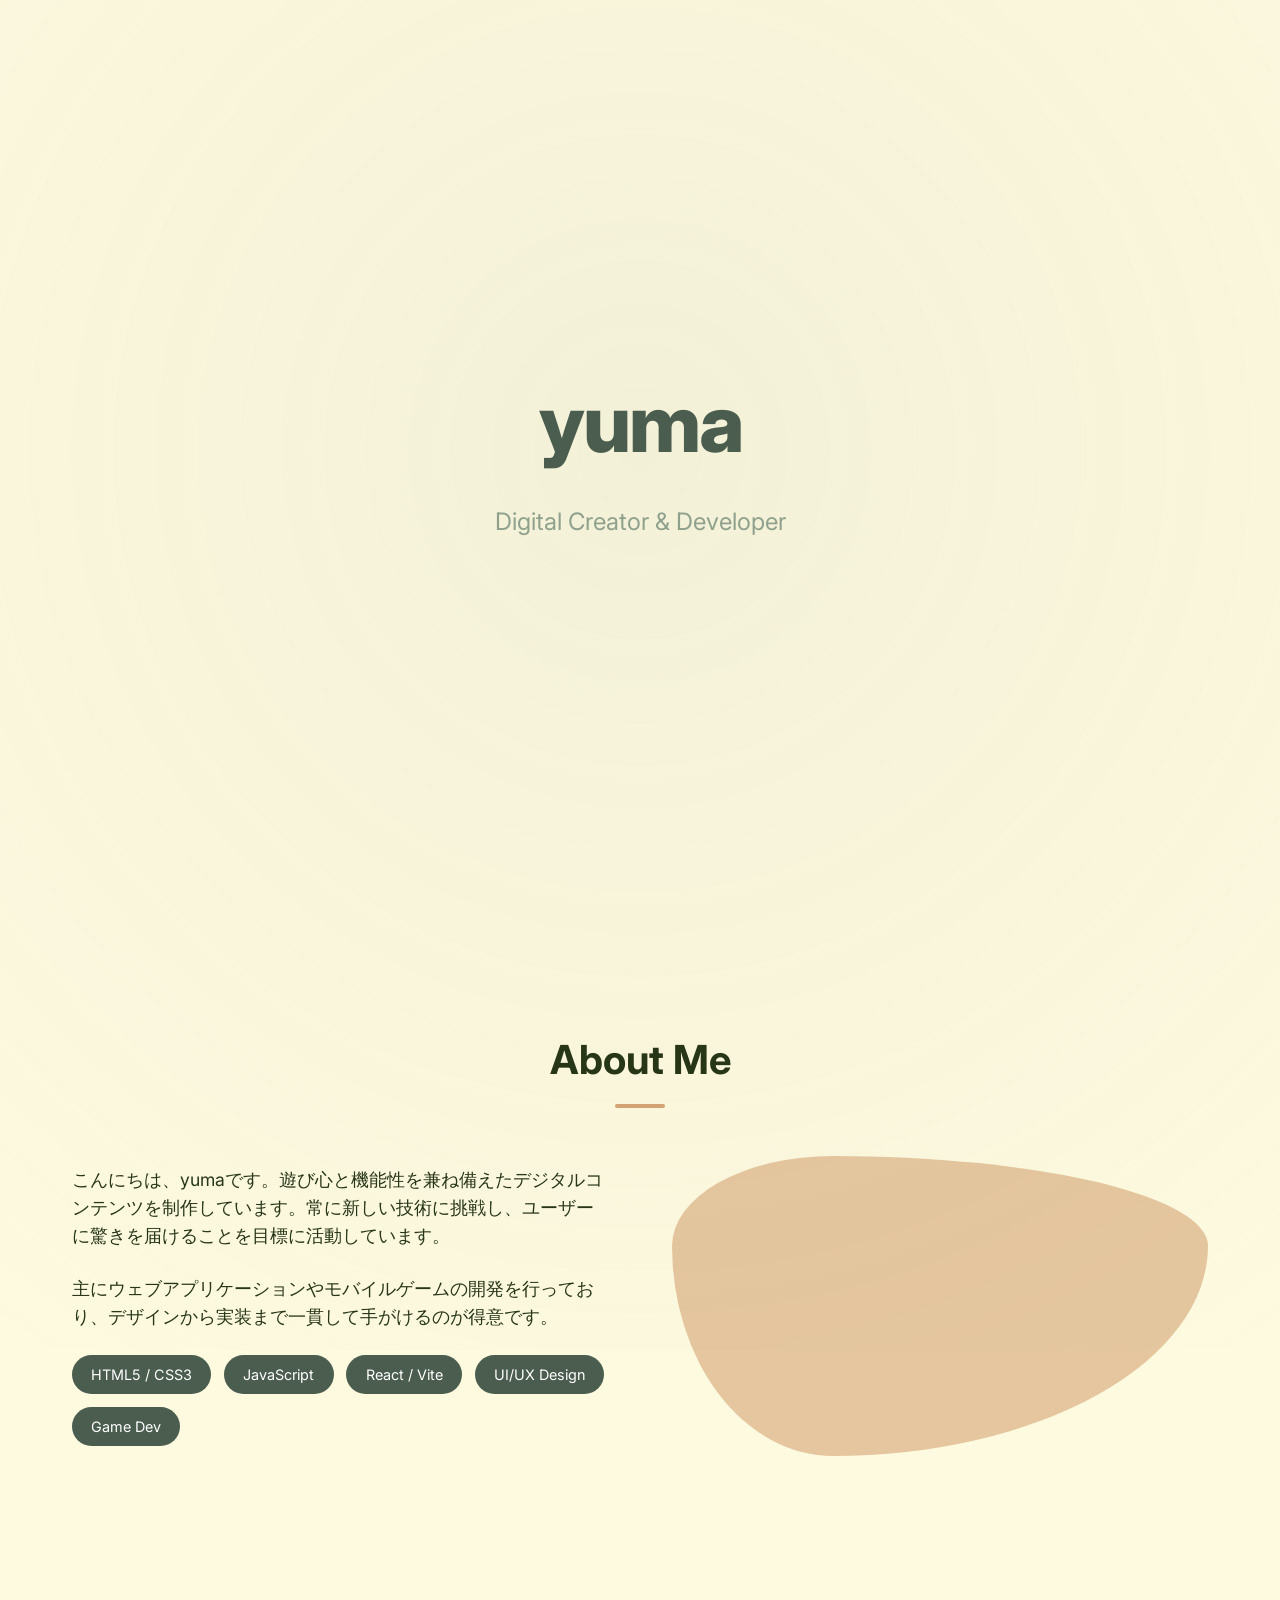
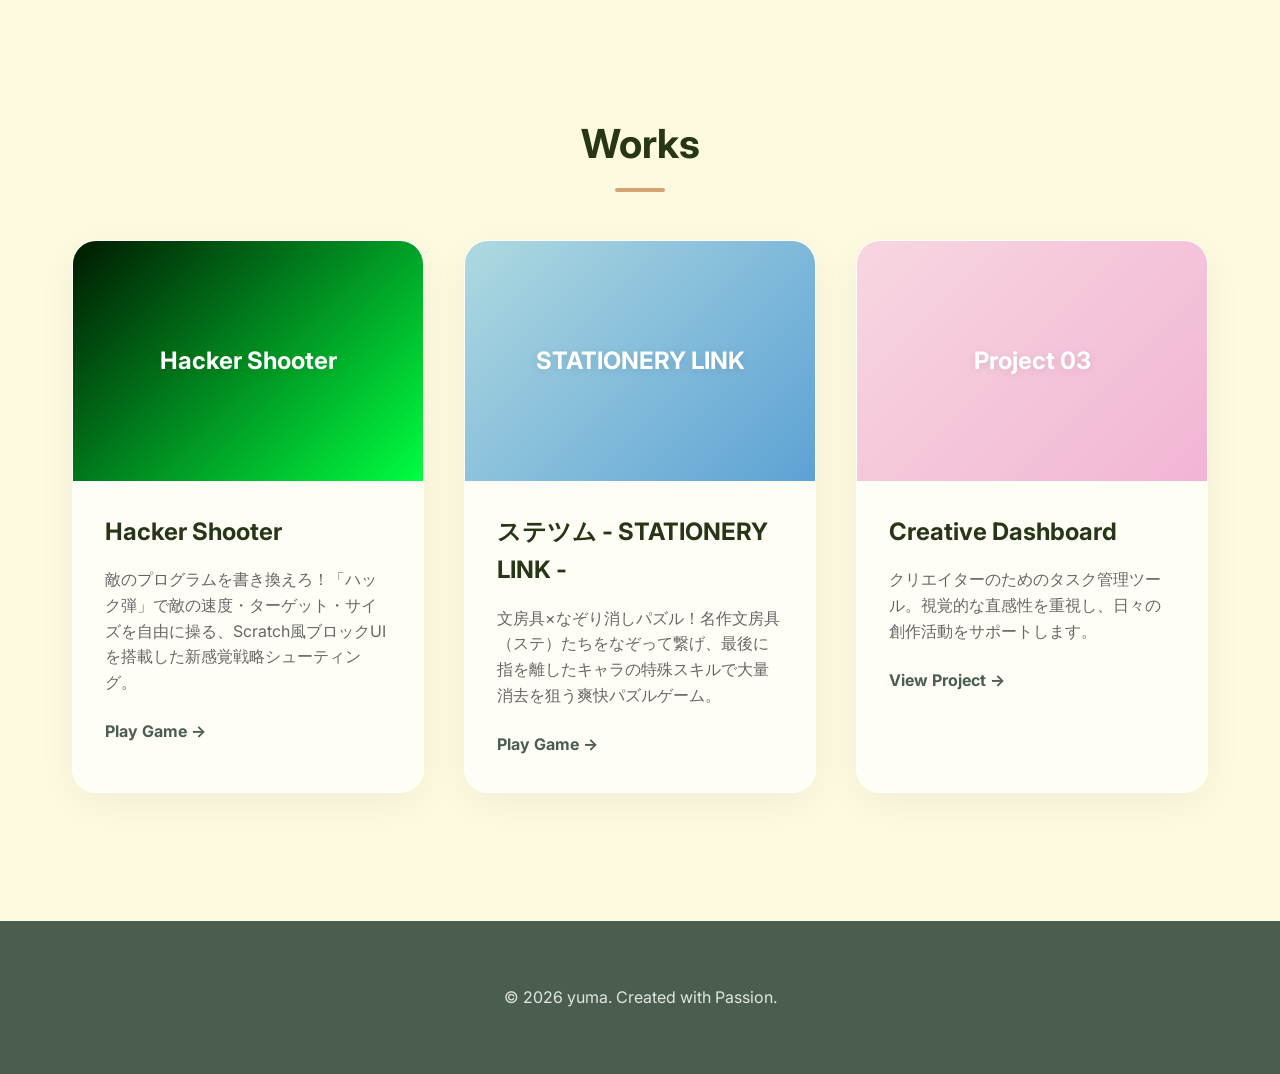
<file: index.html>
<!DOCTYPE html>
<html lang="ja">

<head>
    <meta charset="UTF-8">
    <meta name="viewport" content="width=device-width, initial-scale=1.0">
    <title>yuma Portfolio</title>
    <link rel="stylesheet" href="style.css">
    <!-- Google Fonts -->
    <link rel="preconnect" href="https://fonts.googleapis.com">
    <link rel="preconnect" href="https://fonts.gstatic.com" crossorigin>
    <link
        href="https://fonts.googleapis.com/css2?family=Inter:wght@400;700;800&family=Noto+Sans+JP:wght@400;700&display=swap"
        rel="stylesheet">
</head>

<body>
    <header>
        <div class="hero-content">
            <h1>yuma</h1>
            <p>Digital Creator & Developer</p>
        </div>
    </header>

    <section id="about">
        <h2>About Me</h2>
        <div class="about-grid">
            <div class="about-text">
                <p>こんにちは、yumaです。遊び心と機能性を兼ね備えたデジタルコンテンツを制作しています。常に新しい技術に挑戦し、ユーザーに驚きを届けることを目標に活動しています。</p>
                <p>主にウェブアプリケーションやモバイルゲームの開発を行っており、デザインから実装まで一貫して手がけるのが得意です。</p>
                <div class="skills">
                    <span class="skill-tag">HTML5 / CSS3</span>
                    <span class="skill-tag">JavaScript</span>
                    <span class="skill-tag">React / Vite</span>
                    <span class="skill-tag">UI/UX Design</span>
                    <span class="skill-tag">Game Dev</span>
                </div>
            </div>
            <!-- イメージ用の領域（CSSで装飾） -->
            <div class="about-visual"
                style="background: var(--accent-color); border-radius: 30% 70% 70% 30% / 30% 30% 70% 70%; height: 300px; opacity: 0.6;">
            </div>
        </div>
    </section>

    <section id="works">
        <h2>Works</h2>
        <div class="work-grid">
            <!-- 作品1: Hacker Shooter -->
            <article class="work-card">
                <div class="work-thumb" style="background: linear-gradient(135deg, #001a00, #00ff41);">Hacker Shooter
                </div>
                <div class="work-info">
                    <h3>Hacker Shooter</h3>
                    <p>敵のプログラムを書き換えろ！「ハック弾」で敵の速度・ターゲット・サイズを自由に操る、Scratch風ブロックUIを搭載した新感覚戦略シューティング。</p>
                    <a href="shooting-game/game.html" class="work-link">Play Game →</a>
                </div>
            </article>

            <!-- 作品2: ステツム -->
            <article class="work-card">
                <div class="work-thumb" style="background: linear-gradient(135deg, #aed9e0, #5da2d5);">STATIONERY LINK</div>
                <div class="work-info">
                    <h3>ステツム - STATIONERY LINK -</h3>
                    <p>文房具×なぞり消しパズル！名作文房具（ステ）たちをなぞって繋げ、最後に指を離したキャラの特殊スキルで大量消去を狙う爽快パズルゲーム。</p>
                    <a href="stationery-link/index.html" class="work-link">Play Game →</a>
                </div>
            </article>

            <!-- 作品3 -->
            <article class="work-card">
                <div class="work-thumb" style="background: linear-gradient(135deg, #f7d6e0, #f2b5d4);">Project 03</div>
                <div class="work-info">
                    <h3>Creative Dashboard</h3>
                    <p>クリエイターのためのタスク管理ツール。視覚的な直感性を重視し、日々の創作活動をサポートします。</p>
                    <a href="#" class="work-link">View Project →</a>
                </div>
            </article>
        </div>
    </section>

    <footer>
        <p>&copy; 2026 yuma. Created with Passion.</p>
    </footer>

    <script src="main.js"></script>
</body>

</html>
</file>
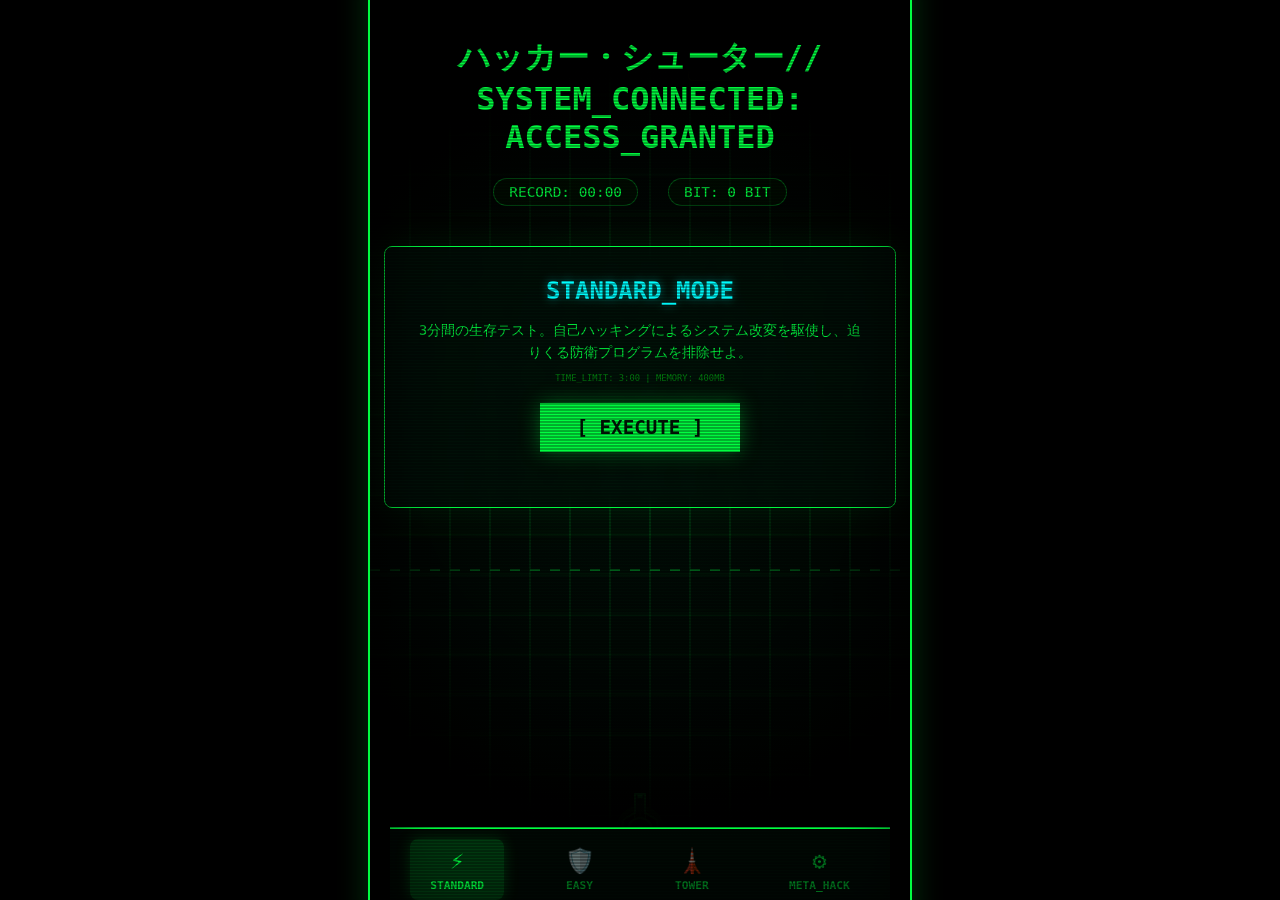
<file: shooting-game/game.html>
<!DOCTYPE html>
<html lang="ja">

<head>
    <meta charset="UTF-8">
    <meta name="viewport" content="width=device-width, initial-scale=1.0, maximum-scale=1.0, user-scalable=no">
    <title>HACKER_SHOOTER // ROOT_ACCESS</title>
    <link rel="stylesheet" href="game.css">
</head>

<body>
    <div id="game-container">
        <!-- BACKGROUND DECOR (TERMINAL LOGS) -->
        <div id="terminal-bg"
            style="position:absolute; top:0; left:0; width:100%; height:100%; opacity:0.1; font-size:10px; pointer-events:none;">
        </div>

        <canvas id="gameCanvas"></canvas>

        <!-- HUD -->
        <div id="side-hud" class="hidden">
            <div class="stats-panel">
                <div>機体完全性 [INTEGRITY]</div>
                <div id="hp-container">
                    <div id="hp-bar"></div>
                </div>
                <div style="margin-top:10px;">稼働時間: <span id="score-count">00:00</span></div>
            </div>

            <!-- 進捗バー -->
            <div class="stats-panel" style="width:150px; text-align:center;">
                <div style="font-size:0.6rem; color:#aaa;">目的地までの距離</div>
                <div id="goal-container"
                    style="width:100%; height:8px; background:#111; border:1px solid #444; margin-top:4px; position:relative; overflow:hidden;">
                    <div id="goal-bar"
                        style="height:100%; background:linear-gradient(90deg, #00ff41, #0ff); width:0%; transition:0.1s;">
                    </div>
                </div>
                <div id="goal-text" style="font-size:0.5rem; margin-top:2px; color:#00ff41;">0% 到着</div>
            </div>

            <div class="stats-panel" style="text-align:right; width:130px;">
                <div style="font-size:0.7rem;">HACK (Compile) <span id="hack-percentage" style="color:#0ff;">0%</span>
                </div>
                <div id="hack-container" style="width:100%; height:6px; background:#002222; margin-top:2px;">
                    <div id="hack-bar" style="height:100%; background:#0ff; width:0%; transition:0.3s;"></div>
                </div>
            </div>

            <!-- ビット数 -->
            <div class="stats-panel" style="width:100px; text-align:right;">
                <div style="color: #00ff41; font-size: 0.6rem;">BITS</div>
                <div id="bit-count" style="font-size: 1.2rem; font-family: 'Courier New', monospace;">0</div>
            </div>
        </div>

        <!-- RIGHT HUD (ENERGY & SUB-MODE) -->
        <div id="right-hud" style="position:absolute; top:20px; right:20px; z-index:100; text-align:right;">
            <div class="stats-panel"
                style="width:180px; background:rgba(0,20,10,0.8); border:1px solid #ffdd00; padding:10px;">
                <div style="font-size:0.7rem; color:#ffdd00; margin-bottom:5px; font-weight:bold;">ENERGY (Summon)</div>
                <div id="energy-container"
                    style="width:100%; height:12px; background:#111; border:1px solid #444; overflow:hidden;">
                    <div id="energy-bar"
                        style="height:100%; background:linear-gradient(90deg, #ffaa00, #ffff00); width:0%; transition:0.2s;">
                    </div>
                </div>
                <div id="subship-mode-display" style="margin-top:8px; font-size:0.7rem;">
                    SUB_SUMMON: <span id="subship-mode-text" style="color:#0f4; font-weight:bold;">AUTO</span>
                </div>
                <div style="font-size:0.55rem; color:#888; margin-top:4px;">[SHIFT] キーでモード切替</div>
            </div>
        </div>

        <!-- BOSS HP BAR (NEW) -->
        <div id="boss-hud" class="hidden"
            style="position:absolute; top:80px; left:50%; transform:translateX(-50%); width:80%; z-index:110; text-align:center;">
            <div id="boss-name" style="font-size:0.7rem; color:#f0f; text-shadow:0 0 5px #f0f; margin-bottom:2px;">
                BOSS_DETECTED: [IDENTITY_UNKNOWN]</div>
            <div id="boss-hp-container"
                style="width:100%; height:10px; background:rgba(255,0,255,0.1); border:1px solid #f0f; position:relative; overflow:hidden;">
                <div id="boss-hp-bar"
                    style="height:100%; background:linear-gradient(90deg, #f0f, #ff00ff); width:100%; transition:0.2s;">
                </div>
            </div>
        </div>

        <!-- NOTIFICATION LOG -->
        <div id="log-container"
            style="position:absolute; bottom:80px; left:10px; width:200px; pointer-events:none; z-index:40;"></div>

        <!-- TOWER SKILL HUD -->
        <div id="tower-skill-hud" class="hidden"
            style="position: absolute; bottom: 120px; right: 20px; text-align: right; pointer-events: none; z-index: 30;">
            <div style="font-size: 0.6rem; color: #00ff41;">[ ACTIVE SKILL (KEY: S) ]</div>
            <div id="tower-skill-name"
                style="font-size: 1.2rem; color: #fff; font-weight: bold; text-shadow: 0 0 5px #fff;">NO SKILL</div>
            <div id="tower-skill-cooldown-container"
                style="width: 150px; height: 6px; background: rgba(0, 255, 65, 0.2); margin-top: 5px; float: right; border: 1px solid #00ff41;">
                <div id="tower-skill-cooldown-bar"
                    style="width: 100%; height: 100%; background: #00ff41; transition: 0.1s;"></div>
            </div>
        </div>

        <!-- HOME SCREEN -->
        <div id="home-screen" class="overlay">
            <div id="home-main-content">
                <h1 id="title-logo">ハッカー・シューター<span>// SYSTEM_CONNECTED: ACCESS_GRANTED</span></h1>

                <div class="stats-overview">
                    <div id="best-time">RECORD: <span id="best-value">00:00</span></div>
                    <div class="bit-count-display">BIT: <span id="home-bit-count">0</span> BIT</div>
                </div>

                <div id="mode-selection-panel">
                    <div id="mode-info-display">
                        <div id="selected-mode-title">SELECT_MODE</div>
                        <div id="selected-mode-desc">下のメニューからモードを選択してください。</div>
                        <div id="selected-mode-meta"
                            style="font-size: 0.55rem; color: #008f11; margin-top: 10px; font-family: monospace;"></div>
                    </div>

                    <button id="execute-start-btn" class="btn-primary hidden"
                        style="margin-top:20px; width:200px; background:#00ff41; color:#000; font-weight:bold; font-size:1.2rem; box-shadow:0 0 20px rgba(0,255,65,0.4);">[
                        EXECUTE ]</button>
                </div>
            </div>

            <div id="bottom-nav">
                <div class="nav-item active" data-mode="normal">
                    <div class="nav-icon">⚡</div>
                    <div class="nav-label">STANDARD</div>
                </div>
                <div class="nav-item" data-mode="easy">
                    <div class="nav-icon">🛡️</div>
                    <div class="nav-label">EASY</div>
                </div>
                <div class="nav-item" data-mode="tower">
                    <div class="nav-icon">🗼</div>
                    <div class="nav-label">TOWER</div>
                </div>
                <div class="nav-item" data-mode="metahack">
                    <div class="nav-icon">⚙️</div>
                    <div class="nav-label">META_HACK</div>
                </div>
            </div>
        </div>

        <!-- MODALS -->
        <div id="char-menu" class="modal hidden">
            <div class="modal-header">システム構成設定 (コレクション)</div>

            <!-- 現在の編成 (Deck) -->
            <div id="deck-view">
                <h3>現在の編成 (<span id="deck-count">0</span>/20)</h3>
                <div id="deck-grid"></div>
            </div>

            <div style="font-size:0.7rem; color:#888; margin-top:10px;">// 使用可能なモジュール一覧</div>
            <div id="collection-grid" class="collection-grid">
                <!-- JSで生成 -->
            </div>
            <div id="item-detail-panel"
                style="margin-top:15px; padding:10px; background:rgba(0,255,65,0.05); border:1px solid #00ff41; border-radius:4px; min-height:50px;">
                <div id="detail-title" style="color:#00ff41; font-weight:bold; font-size:0.8rem;">BLOCK_DETAILS</div>
                <div id="detail-desc" style="color:#aaa; font-size:0.65rem; margin-top:4px;">モジュールを選択すると詳細が表示されます</div>
            </div>
            <button class="close-modal" style="margin-top:10px;">戻る [RETURN]</button>
        </div>

        <div id="shop-menu" class="modal hidden">
            <div class="modal-header">兵装アップグレード (ガチャ)</div>
            <div style="text-align:center; padding: 20px;">
                <p style="font-size:0.9rem; margin-bottom: 20px;">// 通信プロトコル確立。アーカイブからランダムなモジュールを復元します。</p>
                <div id="gacha-result-area"
                    style="height: 100px; display: flex; align-items:center; justify-content:center; border: 1px dashed #00ff41; margin-bottom: 20px;">
                    <span style="color: #444;">RESULT_AWAITING...</span>
                </div>
                <button id="pull-gacha-btn"
                    style="background: #00ff41; color: #000; font-weight: bold; width: 200px; padding: 10px; cursor: pointer;">ガチャを引く
                    (100 BIT)</button>
            </div>
            <button class="close-modal">戻る [RETURN]</button>
        </div>

        <!-- HACKING CONSOLE (SCRATCH STYLE SYSTEM) -->
        <div id="hacking-console" class="overlay hidden">
            <div class="scanline"></div><!-- スキャンライン追加 -->
            <div class="console-header">// 通信プロトコル確立: ターゲット[PLAYER_ROOT] // カテゴリを選択してください</div>

            <div style="display: flex; gap: 10px; height: calc(100% - 30px);">
                <!-- 実行スロットエリア (3行のプログラム枠) -->
                <div class="execution-area" style="flex: 1.2;">
                    <div style="display:flex; justify-content:space-between; align-items:center; margin-bottom:5px;">
                        <div style="font-size:0.7rem; color:#fff;">[ プログラム・ワークスペース ]</div>
                        <div id="memory-text" style="font-size:0.55rem; color:#00ff41; font-family:monospace;">MEMORY: 0
                            / 100 MB</div>
                    </div>
                    <div id="memory-bar-container"
                        style="width:100%; height:4px; background:rgba(0,255,65,0.1); margin-bottom:8px; border:1px solid #003300;">
                        <div id="memory-bar-fill"
                            style="width:0%; height:100%; background:#0f0; transition:width 0.3s;"></div>
                    </div>

                    <div id="hacking-workspace" class="palette-scroll"
                        style="display:flex; flex-direction:column; gap:4px; min-height:100px; border:1px solid #003300; background:rgba(0,10,0,0.5); padding:5px;">
                        <!-- Blocks will be stacked here -->
                    </div>
                    <div id="hacking-error-console"
                        style="color:#ff3d00; font-size:0.55rem; height:15px; margin-top:5px; font-weight:bold;"></div>

                    <div style="display:flex; justify-content:space-between; margin-top:20px;">
                        <button id="apply-hack"
                            style="font-size:0.6rem; padding:6px 10px; background:#00ff41; color:#000; width: 60%; font-weight:bold; border-radius:4px;">▶
                            コンパイル ＆ 実行</button>
                        <button id="cancel-hack"
                            style="font-size:0.6rem; padding:6px 10px; border-radius:4px;">切断</button>
                    </div>
                </div>

                <!-- パレットエリア (タブ切り替え制) -->
                <div class="palette-area" style="flex: 2; border: none; background: transparent; padding: 0;">
                    <div class="palette-tabs">
                        <button class="hack-tab active" data-tab="red" onclick="switchTab('red')">RED</button>
                        <button class="hack-tab" data-tab="blue" onclick="switchTab('blue')">BLUE</button>
                        <button class="hack-tab" data-tab="yellow" onclick="switchTab('yellow')">YELLOW</button>
                        <button class="hack-tab" data-tab="green" onclick="switchTab('green')">GREEN</button>
                        <button class="hack-tab" data-tab="purple" onclick="switchTab('purple')">PURPLE</button>
                        <button class="hack-tab" data-tab="white" onclick="switchTab('white')">WHITE</button>
                    </div>
                    <div id="unified-palette" class="palette-column"
                        style="height: calc(100% - 35px); border-radius: 0 0 4px 4px; border-top: none;">
                        <div id="palette-content" class="palette-scroll" style="padding: 5px;"></div>
                    </div>
                </div>
            </div>
        </div>

        <!-- CONTROLS GUIDE -->
        <div id="controls-guide">
            <div><span class="guide-key">マウス</span> 攻撃方向（自動連射）</div>
            <div><span class="guide-key">S</span> 自己ハック (ゲージ最大時)</div>
        </div>

        <!-- GAME OVER -->
        <div id="overlay" class="overlay hidden">
            <h2 style="font-size:2rem; color:#f00;">システム大破</h2>
            <p id="final-score">最終稼働時間: 00:00</p>
            <div class="menu-buttons" style="margin-top:20px;">
                <button id="retry-button">システム再起動</button>
                <button id="back-home-button">セッション終了</button>
            </div>
        </div>

        <!-- GAME CLEAR -->
        <div id="clear-screen" class="overlay hidden">
            <h2 style="font-size:2.5rem; color:#00ff41; text-shadow: 0 0 20px #00ff41;">ミッション完了</h2>
            <p>// 目的地に到達しました。全システム正常です。</p>
            <div id="clear-info" style="margin: 20px 0; font-family: monospace; color: #0ff;">
                到達時間: <span id="clear-time-val">00:00</span>
            </div>
            <div class="menu-buttons">
                <button id="clear-retry-btn">もう一度挑戦</button>
                <button id="clear-home-btn">ホームへ戻る</button>
            </div>
        </div>

        <!-- TOWER FLOOR SELECT -->
        <div id="tower-floor-select" class="overlay hidden">
            <h2 style="color:#f0f; text-shadow:0 0 10px #f0f;">FLOOR_SELECT // <span id="tower-floor-num">F01</span>
            </h2>
            <div style="font-size: 0.8rem; color: #00ff41; margin-bottom: 10px; font-weight: bold;">AVAILABLE BITS:
                <span id="tower-floor-bits">0</span>
            </div>
            <div class="tower-layout">
                <div id="floor-options-container">
                    <!-- JSで生成 -->
                </div>
                <div id="tower-progress-sidebar" class="tower-progress-sidebar">
                    <!-- JSで生成 -->
                </div>
            </div>
            <div id="tower-reroll-container" style="margin-top: 20px;">
                <button id="tower-reroll-btn"
                    style="background: rgba(40, 40, 0, 0.8); border: 2px solid #ffaa00; color: #ffaa00; padding: 10px 20px; font-weight: bold; cursor: pointer; transition: 0.2s; box-shadow: 0 0 10px rgba(255,170,0,0.3);">
                    [ REROLL OPTIONS (-100 BITS) ]
                </button>
            </div>
        </div>

        <!-- OPERATING INSTRUCTIONS (FORMERLY META HACK) -->
        <div id="tower-meta-hack" class="modal hidden">
            <div class="modal-header">操作説明ガイド [OPERATING_INSTRUCTIONS]</div>
            <div style="padding:20px; color:#00ff41; font-family:monospace; line-height:1.6;">
                <div
                    style="border-bottom:1px solid #00ff41; padding-bottom:10px; margin-bottom:15px; font-size:1.1rem; color:#fff;">
                    >> システム制御コマンド
                </div>
                <ul style="list-style:none; padding:0; font-size:0.9rem;">
                    <li><span style="color:#0ff;">[SPACE]</span> : スレッド射出 (最大3接続)</li>
                    <li><span style="color:#0ff;">[S] キー</span> : コンパイル (接続中の敵を一斉爆破)</li>
                    <li><span style="color:#ffdd00;">[SHIFT] キー</span> : 召喚モード切替 (オート / 手動)</li>
                    <li><span style="color:#ffdd00;">[A] キー</span> : サブ機召喚 (手動モード時・EN 50消費)</li>
                    <li><span style="color:#fff;">[C] キー</span> : ハッキングメニュー (強化ブロック装備)</li>
                    <li><span style="color:#888;">[ESC / P]</span> : 一時停止</li>
                </ul>
                <div style="margin-top:20px; font-size:0.75rem; color:#008f11;">
                    ※ 自機は固定砲台です。マウスで狙いを定め、敵からエネルギーを吸い取り、コンパイルで一掃してください。
                </div>
            </div>
            <button class="close-modal" onclick="closeTowerMetaHack()">閉じる [CLOSE]</button>
        </div>

        <!-- TOWER SHOP SCREEN -->
        <div id="tower-shop-screen" class="overlay hidden">
            <h2 style="color:#0ff; text-shadow:0 0 10px #0ff;">REST_SHOP // SYSTEM_RESTORE</h2>
            <div style="font-size: 0.8rem; color: #00ff41; margin-bottom: 20px; font-weight: bold;">AVAILABLE BITS:
                <span id="shop-bits">0</span>
            </div>

            <div id="shop-items-container"
                style="display: flex; gap: 20px; justify-content: center; margin-bottom: 30px; flex-wrap: wrap;">
                <!-- Items generated by JS -->
            </div>

            <button id="shop-leave-btn"
                style="background: rgba(0, 0, 0, 0.8); border: 2px solid #aaa; color: #aaa; padding: 10px 20px; font-weight: bold; cursor: pointer; transition: 0.2s;">
                [ LEAVE SHOP (NEXT FLOOR) ]
            </button>
        </div>

        <!-- MOBILE CONTROLS -->
        <div id="mobile-controls" class="hidden">
            <div id="hack-btn" class="mobile-btn">HACK</div>
        </div>
    </div>
    <script src="game.js"></script>
</body>

</html>
</file>
<file: style.css>
:root {
    --primary-color: #4a5d4e; /* 深緑（ナチュラル） */
    --secondary-color: #8fa18d; /* 薄緑 */
    --accent-color: #d4a373; /* 木の色（アクセント） */
    --bg-color: #fefae0; /* 柔らかな背景色 */
    --text-color: #283618; /* 濃い文字色 */
    --card-bg: rgba(255, 255, 255, 0.7);
    --font-main: 'Inter', -apple-system, BlinkMacSystemFont, 'Segoe UI', Roboto, sans-serif;
}

* {
    margin: 0;
    padding: 0;
    box-sizing: border-box;
}

body {
    background-color: var(--bg-color);
    color: var(--text-color);
    font-family: var(--font-main);
    line-height: 1.6;
    overflow-x: hidden;
}

/* プレミアムな背景装飾 */
body::before {
    content: '';
    position: fixed;
    top: -50%;
    left: -50%;
    width: 200%;
    height: 200%;
    background: radial-gradient(circle, rgba(143, 161, 141, 0.1) 0%, transparent 70%);
    z-index: -1;
    animation: drift 20s linear infinite;
}

@keyframes drift {
    from { transform: rotate(0deg); }
    to { transform: rotate(360deg); }
}

header {
    height: 100vh;
    display: flex;
    flex-direction: column;
    justify-content: center;
    align-items: center;
    text-align: center;
    padding: 2rem;
}

.hero-content h1 {
    font-size: 5rem;
    font-weight: 800;
    letter-spacing: -2px;
    margin-bottom: 1rem;
    color: var(--primary-color);
    opacity: 0;
    transform: translateY(30px);
    animation: fadeUp 1s cubic-bezier(0.23, 1, 0.32, 1) forwards;
}

.hero-content p {
    font-size: 1.5rem;
    color: var(--secondary-color);
    max-width: 600px;
    opacity: 0;
    transform: translateY(30px);
    animation: fadeUp 1s cubic-bezier(0.23, 1, 0.32, 1) 0.2s forwards;
}

@keyframes fadeUp {
    to {
        opacity: 1;
        transform: translateY(0);
    }
}

section {
    padding: 8rem 2rem;
    max-width: 1200px;
    margin: 0 auto;
}

h2 {
    font-size: 2.5rem;
    margin-bottom: 3rem;
    text-align: center;
    position: relative;
    padding-bottom: 1rem;
}

h2::after {
    content: '';
    position: absolute;
    bottom: 0;
    left: 50%;
    transform: translateX(-50%);
    width: 50px;
    height: 4px;
    background: var(--accent-color);
    border-radius: 2px;
}

/* 自己紹介セクション */
.about-grid {
    display: grid;
    grid-template-columns: 1fr 1fr;
    gap: 4rem;
    align-items: center;
}

.about-text p {
    margin-bottom: 1.5rem;
    font-size: 1.1rem;
}

.skills {
    display: flex;
    flex-wrap: wrap;
    gap: 0.8rem;
}

.skill-tag {
    background: var(--primary-color);
    color: white;
    padding: 0.5rem 1.2rem;
    border-radius: 50px;
    font-size: 0.9rem;
    transition: transform 0.3s ease;
}

.skill-tag:hover {
    transform: translateY(-5px);
}

/* 作品集セクション */
.work-grid {
    display: grid;
    grid-template-columns: repeat(auto-fill, minmax(350px, 1fr));
    gap: 2.5rem;
}

.work-card {
    background: var(--card-bg);
    backdrop-filter: blur(10px);
    border: 1px solid rgba(255, 255, 255, 0.3);
    border-radius: 24px;
    overflow: hidden;
    transition: all 0.4s cubic-bezier(0.23, 1, 0.32, 1);
    box-shadow: 0 10px 40px rgba(0,0,0,0.05);
}

.work-card:hover {
    transform: translateY(-10px) scale(1.02);
    box-shadow: 0 20px 60px rgba(0,0,0,0.1);
}

.work-thumb {
    width: 100%;
    height: 240px;
    background: linear-gradient(135deg, var(--secondary-color), var(--accent-color));
    position: relative;
    display: flex;
    justify-content: center;
    align-items: center;
    color: white;
    font-weight: 700;
    font-size: 1.5rem;
    text-shadow: 0 2px 10px rgba(0,0,0,0.1);
}

.work-info {
    padding: 2rem;
}

.work-info h3 {
    margin-bottom: 1rem;
    font-size: 1.5rem;
}

.work-info p {
    color: #666;
    margin-bottom: 1.5rem;
}

.work-link {
    display: inline-block;
    color: var(--primary-color);
    text-decoration: none;
    font-weight: 700;
    border-bottom: 2px solid transparent;
    transition: all 0.3s ease;
}

.work-link:hover {
    border-bottom-color: var(--primary-color);
    padding-right: 5px;
}

footer {
    padding: 4rem 2rem;
    text-align: center;
    background: var(--primary-color);
    color: #e0e7e1;
}

@media (max-width: 768px) {
    .about-grid {
        grid-template-columns: 1fr;
    }
    .hero-content h1 {
        font-size: 3.5rem;
    }
}
</file>
<file: shooting-game/game.css>
body {
    margin: 0;
    padding: 0;
    background-color: #000;
    color: #00ff41;
    font-family: 'Share Tech Mono', monospace;
    display: flex;
    justify-content: center;
    align-items: center;
    min-height: 100vh;
    overflow-x: hidden;
    /* RESPONSIVE CONTAINER (見切れ修正完了版) */
}

#game-container {
    position: relative;
    /* 9:16 Aspect Ratio Container (Portrait) */
    width: 100vw;
    height: 177.78vw; /* (16 / 9 * 100) */
    max-width: 56.25vh; /* (9 / 16 * 100) */
    max-height: 100vh;

    /* Center in screen */
    position: fixed;
    top: 50%;
    left: 50%;
    transform: translate(-50%, -50%);

    max-width: 540px; /* Portrait max width */
    max-height: 960px;

    background: #000;
    /* 背景グリッドエフェクト */
    background-image:
        linear-gradient(rgba(0, 255, 65, 0.05) 1px, transparent 1px),
        linear-gradient(90deg, rgba(0, 255, 65, 0.05) 1px, transparent 1px);
    background-size: 20px 20px;
    border: 2px solid #00ff41;
    box-shadow: 0 0 30px rgba(0, 255, 65, 0.2);
    overflow: hidden;
    display: flex;
    flex-direction: column;
    justify-content: flex-start;
    align-items: center;
}

/* CRT Overlay Effect */
#game-container::after {
    content: " ";
    display: block;
    position: absolute;
    inset: 0;
    background: linear-gradient(rgba(18, 16, 16, 0) 50%, rgba(0, 0, 0, 0.3) 50%);
    background-size: 100% 3px;
    z-index: 200;
    pointer-events: none;
    box-shadow: inset 0 0 80px rgba(0, 0, 0, 0.9);
}

/* 走査線（スキャンライン）エフェクト */
#game-container::before {
    content: " ";
    position: absolute;
    inset: 0;
    background: linear-gradient(rgba(18, 16, 16, 0) 50%, rgba(0, 0, 0, 0.1) 50%),
        linear-gradient(90deg, rgba(255, 0, 0, 0.02), rgba(0, 255, 0, 0.01), rgba(0, 0, 255, 0.02));
    background-size: 100% 2px, 3px 100%;
    pointer-events: none;
    z-index: 1000;
    opacity: 0.3;
}

canvas {
    width: 100%;
    height: 100%;
    object-fit: contain;
    cursor: none;
}

/* UI OVERLAYS */
.overlay {
    position: absolute;
    inset: 0;
    display: flex;
    flex-direction: column;
    justify-content: center;
    align-items: center;
    background: rgba(0, 0, 0, 0.9);
    z-index: 150;
    text-align: center;
    padding: 20px;
}

#home-screen {
    justify-content: flex-start;
    padding-top: 5vh;
    background: radial-gradient(circle at center, rgba(0, 40, 20, 0.4) 0%, #000 70%);
}

#home-main-content {
    flex: 1;
    display: flex;
    flex-direction: column;
    align-items: center;
    width: 100%;
}

.stats-overview {
    display: flex;
    gap: 30px;
    margin-bottom: 40px;
    font-size: 0.9rem;
}

#best-time,
.bit-count-display {
    border: 1px solid rgba(0, 255, 65, 0.3);
    padding: 5px 15px;
    background: rgba(0, 40, 0, 0.2);
    border-radius: 20px;
}

#mode-selection-panel {
    width: 90%;
    max-width: 500px;
    background: rgba(0, 20, 10, 0.6);
    border: 1px solid #00ff41;
    padding: 30px;
    border-radius: 8px;
    backdrop-filter: blur(8px);
    box-shadow: 0 0 40px rgba(0, 255, 65, 0.1);
    min-height: 200px;
    display: flex;
    flex-direction: column;
    align-items: center;
}

#selected-mode-title {
    font-size: 1.5rem;
    font-weight: bold;
    color: #0ff;
    margin-bottom: 15px;
    text-shadow: 0 0 10px rgba(0, 255, 255, 0.5);
}

#selected-mode-desc {
    font-size: 0.85rem;
    line-height: 1.6;
    color: #00ff41;
}

/* BOTTOM NAV */
#bottom-nav {
    width: 100%;
    display: flex;
    justify-content: space-around;
    background: rgba(0, 10, 5, 0.95);
    border-top: 2px solid #00ff41;
    padding: 10px 0;
    backdrop-filter: blur(10px);
}

.nav-item {
    display: flex;
    flex-direction: column;
    align-items: center;
    cursor: pointer;
    padding: 8px 20px;
    transition: 0.3s;
    opacity: 0.5;
    border-radius: 8px;
}

.nav-item:hover {
    background: rgba(0, 255, 65, 0.1);
    opacity: 0.8;
}

.nav-item.active {
    opacity: 1;
    background: rgba(0, 255, 65, 0.2);
    box-shadow: 0 0 15px rgba(0, 255, 65, 0.2);
}

.nav-icon {
    font-size: 1.5rem;
    margin-bottom: 4px;
}

.nav-label {
    font-size: 0.7rem;
    font-weight: bold;
}

.menu-buttons {
    display: flex;
    flex-direction: column;
    gap: 15px;
    width: 80%;
}

button {
    background: rgba(0, 40, 0, 0.4);
    color: #00ff41;
    border: 1px solid #00ff41;
    padding: 12px;
    font-family: inherit;
    font-size: 1rem;
    cursor: pointer;
    transition: 0.3s cubic-bezier(0.175, 0.885, 0.32, 1.275);
    text-transform: uppercase;
    backdrop-filter: blur(4px);
    position: relative;
    overflow: hidden;
}

button::after {
    content: '';
    position: absolute;
    top: -50%;
    left: -50%;
    width: 200%;
    height: 200%;
    background: linear-gradient(45deg, transparent, rgba(0, 255, 65, 0.1), transparent);
    transform: rotate(45deg);
    transition: 0.5s;
}

button:hover {
    background: rgba(0, 255, 65, 0.2);
    box-shadow: 0 0 20px #00ff41;
    color: #fff;
}

button:hover::after {
    left: 100%;
}

/* HUD */
#side-hud {
    position: absolute;
    top: 20px;
    left: 40px;
    right: 40px;
    display: flex;
    justify-content: space-between;
    pointer-events: none;
    z-index: 100;
    font-size: 0.7rem;
}

.stats-panel {
    background: rgba(0, 40, 10, 0.3);
    padding: 8px 12px;
    border-left: 3px solid #00ff41;
    backdrop-filter: blur(4px);
    box-shadow: 0 0 15px rgba(0, 255, 65, 0.1);
    border-radius: 0 4px 4px 0;
}

#hp-container {
    width: 80px;
    height: 6px;
    background: #002200;
    margin-top: 4px;
}

#hp-bar {
    height: 100%;
    background: #00ff41;
    width: 100%;
    transition: 0.3s;
}

/* LOGS */
#log-container {
    position: absolute;
    bottom: 200px;
    left: 40px;
    width: 180px;
    pointer-events: none;
    z-index: 50;
}

.log-entry {
    font-size: 0.6rem;
    color: #00ff41;
    background: rgba(0, 20, 0, 0.6);
    margin-bottom: 2px;
    padding: 3px 6px;
    border-left: 2px solid #00ff41;
    animation: logSlide 0.3s ease-out;
    text-shadow: 0 0 5px rgba(0, 255, 65, 0.5);
}

@keyframes logSlide {
    from {
        transform: translateX(-10px);
        opacity: 0;
    }

    to {
        transform: translateX(0);
        opacity: 1;
    }
}

.log-entry.hack {
    color: #0ff;
    border-left-color: #0ff;
}

.log-entry.error {
    color: #f00;
    border-left-color: #f00;
}

#hack-container {
    width: 100px;
    height: 6px;
    background: #002222;
    margin-top: 4px;
}

#hack-bar {
    height: 100%;
    background: #0ff;
    width: 0%;
    transition: 0.3s;
}



@keyframes flash {
    0% {
        color: #00ff41;
        text-shadow: 0 0 5px #00ff41;
    }

    100% {
        color: #0ff;
        text-shadow: 0 0 15px #0ff;
    }
}

/* HACKING CONSOLE*/
#hacking-console {
    position: absolute;
    bottom: -520px;
    left: 0;
    width: 100%;
    height: 500px;
    background: #000c00;
    border-top: 3px solid #00ff41;
    z-index: 500;
    transition: bottom 0.4s cubic-bezier(0.175, 0.885, 0.32, 1.275);
    padding: 10px;
    box-sizing: border-box;
    display: flex;
    flex-direction: column;
}

#hacking-console.active {
    bottom: 0;
}

.console-header {
    font-size: 0.8rem;
    color: #0ff;
    margin-bottom: 8px;
    border-bottom: 1px solid #003300;
}

.execution-area {
    background: rgba(0, 50, 0, 0.3);
    padding: 8px;
    border: 1px dashed #00ff41;
    margin-bottom: 10px;
}

.logic-stack {
    display: flex;
    flex-direction: column;
    margin-bottom: 5px;
}

.puzzle-slot {
    width: 130px;
    height: 38px;
    background: rgba(0, 40, 0, 0.6);
    border: 2px dashed #008f11;
    display: flex;
    align-items: center;
    justify-content: center;
    position: relative;
    box-sizing: border-box;
}

.puzzle-slot.slot-top {
    border-color: rgba(255, 179, 0, 0.5);
    border-radius: 8px 8px 4px 4px;
    border-bottom: inset 2px rgba(255, 179, 0, 0.2);
    margin-bottom: -1px;
    /* Overlap slightly */
}

.puzzle-slot.slot-bottom {
    border-color: rgba(76, 151, 255, 0.5);
    border-radius: 4px 4px 8px 8px;
}

.puzzle-slot.empty::after {
    font-size: 0.55rem;
    font-weight: bold;
}

.puzzle-slot.slot-top.empty::after {
    content: 'Drop IF block';
    color: rgba(255, 179, 0, 0.5);
}

.puzzle-slot.slot-bottom.empty::after {
    content: 'Drop THEN block';
    color: rgba(76, 151, 255, 0.5);
}

.palette-area {
    flex: 1;
    display: flex;
    flex-direction: column;
}

.palette-scroll {
    flex: 1;
    overflow-y: auto;
    display: flex;
    flex-direction: column;
    /* Stacked vertically now */
    gap: 12px;
    background-image: url('data:image/svg+xml;utf8,<svg xmlns="http://www.w3.org/2000/svg" width="100" height="100"><text x="0" y="20" fill="rgba(0,255,65,0.03)" font-family="monospace" font-size="10">010110</text><text x="20" y="40" fill="rgba(0,255,65,0.03)" font-family="monospace" font-size="10">101001</text><text x="40" y="60" fill="rgba(0,255,65,0.03)" font-family="monospace" font-size="10">011010</text></svg>');
    /* animation: rainMove 20s linear infinite; // REMOVED */
}

@keyframes rainMove {
    from {
        background-position: 0 0;
    }

    to {
        background-position: 0 1000px;
    }
}

.palette-scroll::-webkit-scrollbar {
    width: 4px;
}

.palette-scroll::-webkit-scrollbar-thumb {
    background: rgba(0, 255, 65, 0.5);
    border-radius: 2px;
}

/* Modular Hacking Blocks */
.hack-item {
    padding: 6px 10px;
    border: 1px solid #00ff41;
    background: rgba(0, 20, 0, 0.8);
    color: #00ff41;
    font-size: 0.7rem;
    cursor: pointer;
    white-space: nowrap;
    user-select: none;
    display: flex;
    align-items: center;
    position: relative;
}

.hack-item:hover {
    background: rgba(60, 60, 60, 0.9);
    border-color: #fff;
}

.hack-item.out-of-stock {
    opacity: 0.3;
    filter: grayscale(1);
    cursor: not-allowed;
    pointer-events: none;
}

.item-count {
    font-size: 0.5rem;
    color: #0ff;
    margin-left: auto;
    background: rgba(0, 100, 100, 0.2);
    padding: 1px 4px;
    border-radius: 2px;
}

#collection-grid .item-count {
    bottom: 5px;
    right: 5px;
    color: #0f4;
    border-color: #004400;
}

.hack-item.in-slot {
    margin: 4px 0 !important;
    box-shadow: 0 0 10px rgba(0, 0, 0, 0.5);
}

.hack-item.type-red,
.collection-item.type-red {
    border-left: 5px solid #ff4444;
    background: rgba(40, 0, 0, 0.8);
}

.hack-item.type-blue,
.collection-item.type-blue {
    border-left: 5px solid #4444ff;
    background: rgba(0, 0, 40, 0.8);
}

.hack-item.type-green,
.collection-item.type-green {
    border-left: 5px solid #44ff44;
    background: rgba(0, 40, 0, 0.8);
}

.hack-item.type-yellow,
.collection-item.type-yellow {
    border-left: 5px solid #ffff44;
    background: rgba(40, 40, 0, 0.8);
}

.hack-item.type-purple,
.collection-item.type-purple {
    border-left: 5px solid #ff44ff;
    background: rgba(40, 0, 40, 0.8);
}

.hack-item.type-white,
.collection-item.type-white {
    border-left: 5px solid #ffffff;
    background: rgba(40, 40, 40, 0.8);
}

.param-slot {
    display: inline-block;
    min-width: 20px;
    height: 16px;
    background: rgba(0, 0, 0, 0.5);
    border: 1px dashed #00ff41;
    border-radius: 2px;
    vertical-align: middle;
    margin: 0 4px;
    text-align: center;
    line-height: 16px;
    color: #00ff41;
    font-size: 0.6rem;
}

.param-slot.selected {
    background: #fff !important;
    color: #000 !important;
    border-style: solid;
}

.cond-slot {
    border-color: #f80;
    color: #f80;
}

.action-slot {
    border-color: #b0f;
    color: #b0f;
}

.param-slot.filled {
    border-style: solid;
    background: rgba(0, 255, 65, 0.2);
    color: #fff;
}

.hack-item.selected {
    box-shadow: 0 0 0 2px #fff;
    z-index: 10;
}

.palette-column {
    flex: 1;
    border: 2px solid #00ff41;
    border-radius: 0;
    display: flex;
    flex-direction: column;
    overflow: hidden;
    background: rgba(0, 20, 0, 0.9);
    box-shadow: inset 0 0 20px rgba(0, 255, 65, 0.2);
}

.palette-tabs {
    display: flex;
    gap: 2px;
}

.hack-tab {
    flex: 1;
    background: #002200;
    border: 2px solid #00ff41;
    border-bottom: none;
    color: #00ff41;
    font-size: 0.6rem;
    padding: 6px 2px;
    cursor: pointer;
    font-family: inherit;
    font-weight: bold;
    transition: 0.2s;
}

.hack-tab.active {
    background: #00ff41;
    color: #000;
}

.hack-tab:hover:not(.active) {
    background: rgba(0, 255, 65, 0.2);
}

.palette-header {
    font-size: 0.55rem;
    padding: 3px;
    text-align: center;
    font-weight: bold;
    border-bottom: 1px solid rgba(255, 255, 255, 0.1);
}

/* MOBILE CONTROLS */
#mobile-controls {
    position: absolute;
    inset: 0;
    pointer-events: none;
    z-index: 400;
}

.mobile-btn {
    position: absolute;
    pointer-events: auto;
    width: 65px;
    height: 65px;
    border-radius: 50%;
    display: flex;
    align-items: center;
    justify-content: center;
    font-weight: bold;
    font-size: 1.2rem;
    user-select: none;
    /* backdrop-filter: blur(4px); // REMOVED FOR MOBILE PERF */
}

#move-left-btn {
    bottom: 30px;
    left: 20px;
    background: rgba(0, 255, 65, 0.2);
    border: 2px solid rgba(0, 255, 65, 0.5);
    color: #00ff41;
}

#move-right-btn {
    bottom: 30px;
    left: 100px;
    background: rgba(0, 255, 65, 0.2);
    border: 2px solid rgba(0, 255, 65, 0.5);
    color: #00ff41;
}

/* COLLECTION & GACHA STYLES */
#char-menu .modal-content {
    width: 90%;
    max-width: 800px;
    max-height: 90vh;
    overflow-y: auto;
}

#deck-view {
    background: rgba(0, 40, 60, 0.3);
    padding: 10px;
    border-radius: 4px;
    margin-bottom: 10px;
    border: 1px solid rgba(0, 255, 255, 0.3);
    box-shadow: inset 0 0 10px rgba(0, 255, 255, 0.1);
}

#deck-grid {
    display: grid;
    grid-template-columns: repeat(10, 1fr);
    /* 巨大化防止：10列に固定 */
    gap: 4px;
    min-height: 40px;
}

#deck-view h3 {
    margin-top: 0;
    font-size: 0.9rem;
    color: #4df;
}

.collection-grid {
    display: grid;
    grid-template-columns: repeat(auto-fill, minmax(65px, 1fr));
    /* アイコン追加に伴い少し縮小 */
    gap: 8px;
    padding: 10px;
    overflow-y: auto;
    flex-grow: 1;
    /* 残りのスペースを埋める */
    border: 1px solid rgba(0, 255, 65, 0.2);
    background: rgba(0, 20, 0, 0.4);
}

.collection-item {
    width: 100%;
    aspect-ratio: 1;
    background: rgba(20, 20, 20, 0.8);
    border: 1px solid #444;
    display: flex;
    flex-direction: column;
    align-items: center;
    justify-content: center;
    font-size: 0.6rem;
    text-align: center;
    padding: 4px;
    cursor: pointer;
    position: relative;
    border-radius: 4px;
    transition: 0.2s;
}

.item-icon {
    font-size: 1.2rem;
    margin-bottom: 2px;
}

.collection-item.equipped {
    border: 2px solid #0f0;
    box-shadow: 0 0 10px #0f0;
    background: rgba(0, 40, 0, 0.8);
}

.collection-item.in-deck {
    background: rgba(0, 60, 100, 0.8);
    border-color: #0cf;
}

.collection-item .item-count {
    display: none;
    /* 所持数制廃止につき非表示 */
}

.collection-item span {
    pointer-events: none;
}

#collection-grid {
    background: rgba(0, 20, 0, 0.4);
    border: 1px solid #003300;
}

.hacking-workspace-item.equipped {
    border: 2px solid #fff;
    box-shadow: 0 0 10px rgba(255, 255, 255, 0.5);
    transform: scale(1.05);
    z-index: 10;
}

.collection-item.equipped::before {
    content: 'SET';
    position: absolute;
    top: 0;
    right: 0;
    background: #fff;
    color: #000;
    font-size: 0.4rem;
    padding: 1px 3px;
    font-weight: bold;
}

/* Deleted redundant collection-item types since they are merged above */

.collection-item:hover {
    transform: translateY(-2px);
    background: rgba(255, 255, 255, 0.1);
    filter: brightness(1.2);
}

.category-tag {
    position: absolute;
    top: 0;
    left: 0;
    font-size: 0.35rem;
    padding: 1px 3px;
    background: rgba(0, 0, 0, 0.8);
    color: #888;
    border-radius: 0 0 4px 0;
}

#shoot-btn {
    bottom: 100px;
    right: 20px;
    background: rgba(0, 255, 65, 0.2);
    border: 2px solid rgba(0, 255, 65, 0.5);
    color: #00ff41;
}

#hack-btn {
    bottom: 20px;
    right: 20px;
    background: rgba(0, 255, 255, 0.2);
    border: 2px solid rgba(0, 255, 255, 0.5);
    color: #0ff;
}

.hidden {
    display: none !important;
}

/* MODAL STYLES (Repositioned to Top) */
.modal {
    position: absolute;
    top: 80px;
    left: 20px;
    right: 20px;
    background: rgba(0, 10, 5, 0.85);
    backdrop-filter: blur(10px);
    border: 2px solid #00ff41;
    z-index: 600;
    padding: 15px;
    box-shadow: 0 0 50px rgba(0, 255, 65, 0.3);
    display: flex;
    flex-direction: column;
    border-radius: 8px;
    max-height: 85vh;
    /* 画面からはみ出さないように制限 */
    overflow: hidden;
}

.modal-header {
    font-size: 1rem;
    color: #00ff41;
    border-bottom: 1px solid #00ff41;
    margin-bottom: 15px;
    padding-bottom: 5px;
    text-transform: uppercase;
    letter-spacing: 1px;
}

#hacking-console.active {
    bottom: 0 !important;
    animation: consoleGlitch 0.3s ease-out;
}

@keyframes consoleGlitch {
    0% {
        transform: scaleY(0);
        opacity: 0;
        filter: hue-rotate(90deg);
    }

    50% {
        transform: scaleY(1.1);
        filter: hue-rotate(-90deg);
    }

    100% {
        transform: scaleY(1);
        opacity: 1;
        filter: hue-rotate(0deg);
    }
}

.scanline {
    position: absolute;
    top: 0;
    left: 0;
    width: 100%;
    height: 100%;
    background: linear-gradient(rgba(18, 16, 16, 0) 50%, rgba(0, 0, 0, 0.1) 50%),
        linear-gradient(90deg, rgba(255, 0, 0, 0.02), rgba(0, 255, 0, 0.01), rgba(0, 0, 255, 0.02));
    background-size: 100% 4px, 3px 100%;
    pointer-events: none;
    z-index: 10;
    /* animation: scanlineMove 10s linear infinite; // REMOVED for performance */
}

@keyframes scanlineMove {
    from {
        background-position: 0 0;
    }

    to {
        background-position: 0 100%;
    }
}

/* --- TOWER MODE --- */
.tower-layout {
    display: flex;
    gap: 20px;
    align-items: center;
    justify-content: center;
    margin-top: 10px;
    width: 100%;
    max-width: 800px;
    flex-wrap: wrap;
    /* スマホで縦に並ぶように */
}

#floor-options-container {
    display: flex;
    flex-direction: column;
    gap: 15px;
}

.tower-progress-sidebar {
    display: flex;
    flex-direction: column-reverse;
    /* 下から1F */
    gap: 0;
    background: rgba(0, 20, 10, 0.6);
    padding: 20px 10px 20px 30px;
    border: 1px solid #00ff41;
    border-radius: 8px;
    height: 350px;
    overflow-y: auto;
    box-shadow: inset 0 0 20px rgba(0, 255, 65, 0.1);
}

.tower-node-wrapper {
    display: flex;
    align-items: center;
    position: relative;
    height: 30px;
}

.tower-node-wrapper::before {
    content: '';
    position: absolute;
    left: 5px;
    top: 15px;
    width: 2px;
    height: 30px;
    background: #333;
    z-index: 1;
}

.tower-node-wrapper:first-child::before {
    display: none;
}

.tower-node-wrapper.cleared::before,
.tower-node-wrapper.active::before {
    background: #00ff41;
    box-shadow: 0 0 5px #00ff41;
}

.tower-dot {
    width: 12px;
    height: 12px;
    border-radius: 50%;
    background: #111;
    border: 2px solid #555;
    position: relative;
    z-index: 2;
    transition: all 0.3s cubic-bezier(0.175, 0.885, 0.32, 1.275);
}

.tower-node-wrapper.cleared .tower-dot {
    background: #00ff41;
    border-color: #fff;
    box-shadow: 0 0 10px #00ff41;
}

.tower-node-wrapper.active .tower-dot {
    background: #f0f;
    border-color: #fff;
    box-shadow: 0 0 15px #f0f, 0 0 30px #f0f;
    transform: scale(1.5);
    animation: pulseNode 1.5s infinite;
}

@keyframes pulseNode {
    0% {
        box-shadow: 0 0 10px #f0f;
    }

    50% {
        box-shadow: 0 0 25px #f0f, 0 0 40px rgba(255, 0, 255, 0.5);
    }

    100% {
        box-shadow: 0 0 10px #f0f;
    }
}

.tower-dot-label {
    margin-left: 20px;
    font-size: 0.7rem;
    color: #666;
    font-family: monospace;
    transition: 0.3s;
}

.tower-node-wrapper.cleared .tower-dot-label {
    color: #00ff41;
}

.tower-node-wrapper.active .tower-dot-label {
    color: #fff;
    font-weight: bold;
    font-size: 0.9rem;
    text-shadow: 0 0 8px #f0f;
    transform: translateX(5px);
}

.floor-card {
    width: 280px;
    /* 少し小さくしてスマホで入りやすく */
    max-width: 90vw;
    background: rgba(0, 0, 0, 0.85);
    border: 1px solid #444;
    padding: 10px 15px;
    cursor: pointer;
    transition: 0.2s;
    display: flex;
    flex-direction: row;
    justify-content: space-between;
    align-items: center;
    border-radius: 8px;
    position: relative;
    overflow: hidden;
    user-select: none;
    -webkit-tap-highlight-color: transparent;
    pointer-events: auto;
    /* 明示的に有効化 */
    z-index: 10;
}

.floor-card:hover,
.floor-card:active {
    border-color: #f0f;
    box-shadow: 0 0 15px rgba(255, 0, 255, 0.5);
    background: rgba(40, 0, 40, 0.9);
    transform: scale(1.02);
}

.floor-card.type-red {
    border-left: 5px solid #ff3d00;
}

.floor-card.type-blue {
    border-left: 5px solid #00e5ff;
}

.floor-card.type-green {
    border-left: 5px solid #00ff41;
}

.floor-card.type-yellow {
    border-left: 5px solid #ffea00;
}

.floor-info-left {
    text-align: left;
}

.floor-info-right {
    text-align: right;
}

.floor-diff {
    font-size: 0.8rem;
    font-weight: bold;
    color: #f0f;
}

.floor-reward {
    font-size: 0.65rem;
    color: #aaa;
    margin-top: 2px;
}

.floor-trouble {
    color: #f00;
    font-size: 0.6rem;
    margin-top: 2px;
    font-weight: bold;
}

#darkness-overlay {
    position: absolute;
    top: 0;
    left: 0;
    width: 100%;
    height: 100%;
    pointer-events: none;
    z-index: 50;
    background: radial-gradient(circle 120px at var(--p-x) var(--p-y), transparent 0%, rgba(0, 0, 0, 0.95) 100%);
    display: none;
}

/* RIGHT HUD追加スタイル */
#right-hud .stats-panel {
    border-radius: 4px;
    box-shadow: 0 0 15px rgba(255, 221, 0, 0.2);
    animation: panel-glow 2s infinite alternate;
}

@keyframes panel-glow {
    from {
        border-color: #ffaa00;
    }

    to {
        border-color: #ffff00;
    }
}

#subship-mode-text {
    text-shadow: 0 0 5px currentColor;
}

#load-bar {
    box-shadow: 0 0 10px rgba(0, 255, 255, 0.3);
    transition: width 0.1s ease-out, background-color 0.3s;
}

#tower-meta-hack li {
    margin-bottom: 8px;
    border-left: 3px solid rgba(0, 255, 65, 0.3);
    padding-left: 10px;
}
</file>
